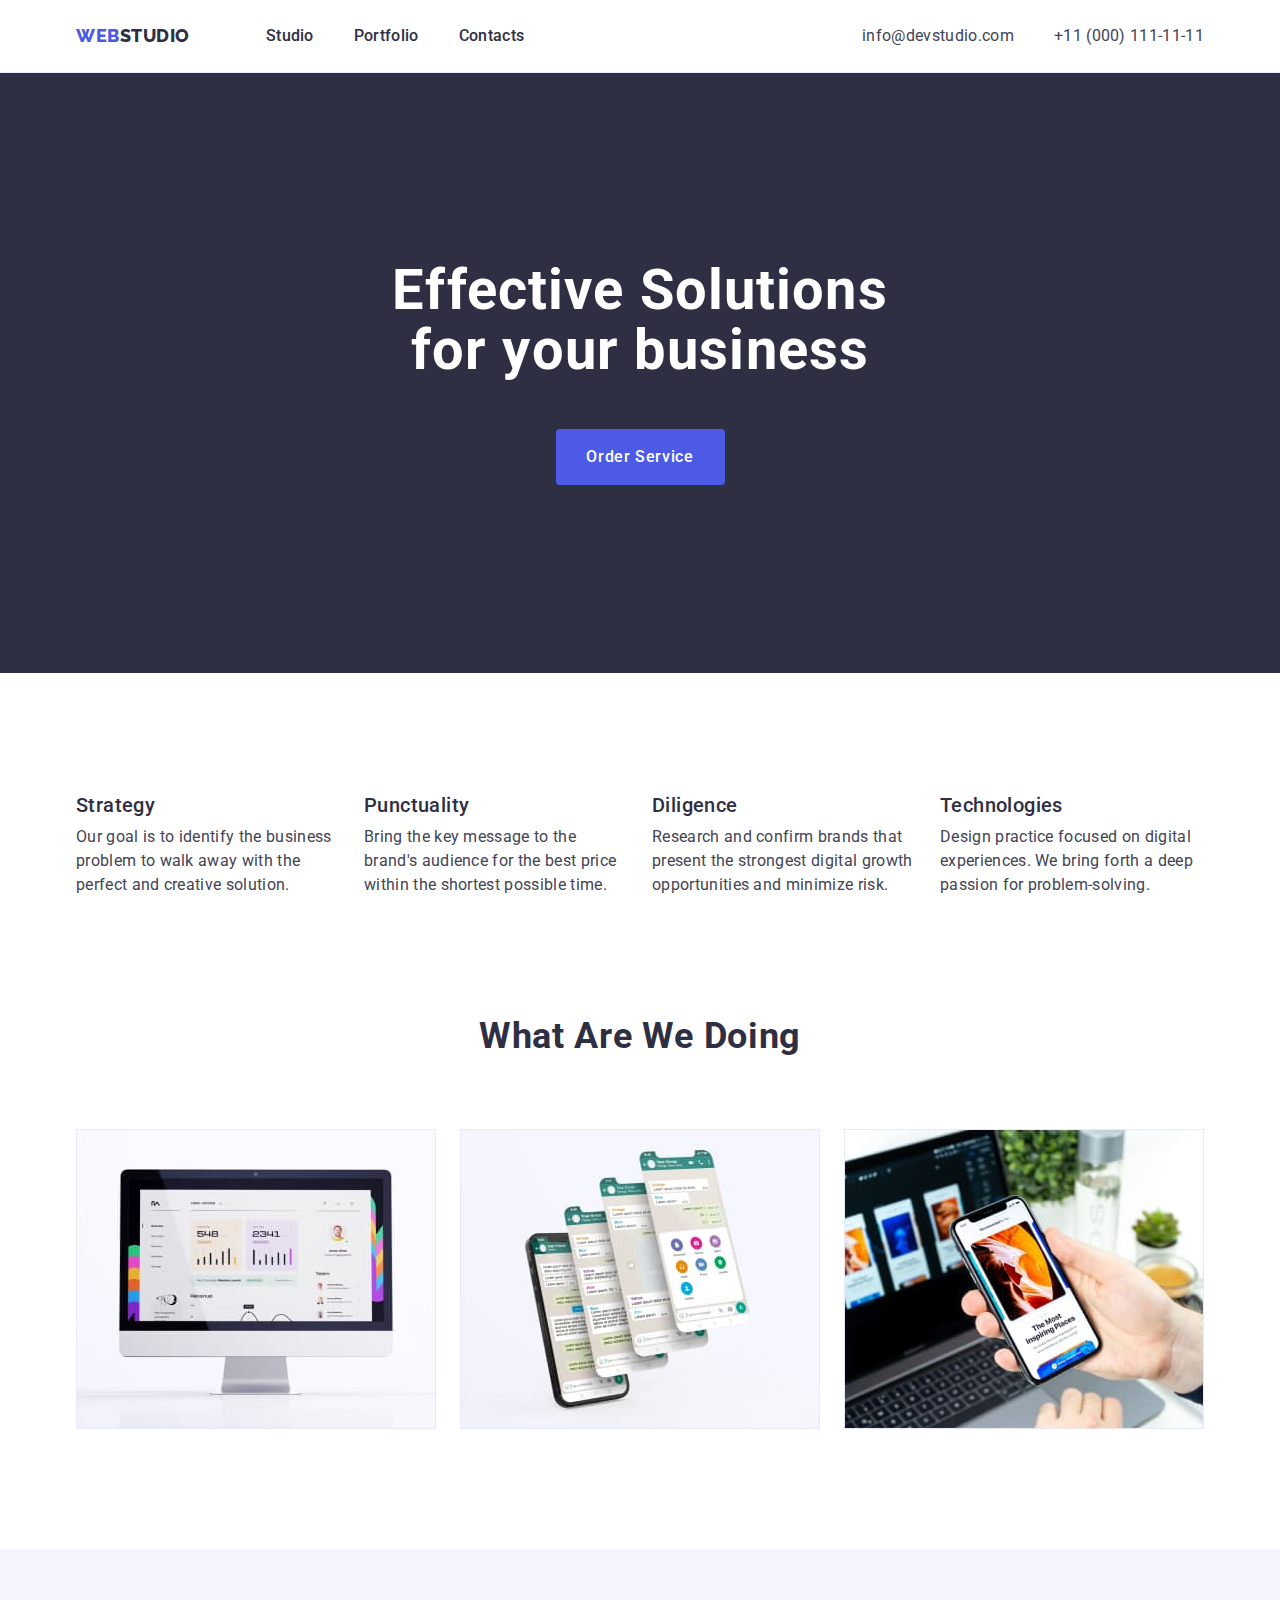
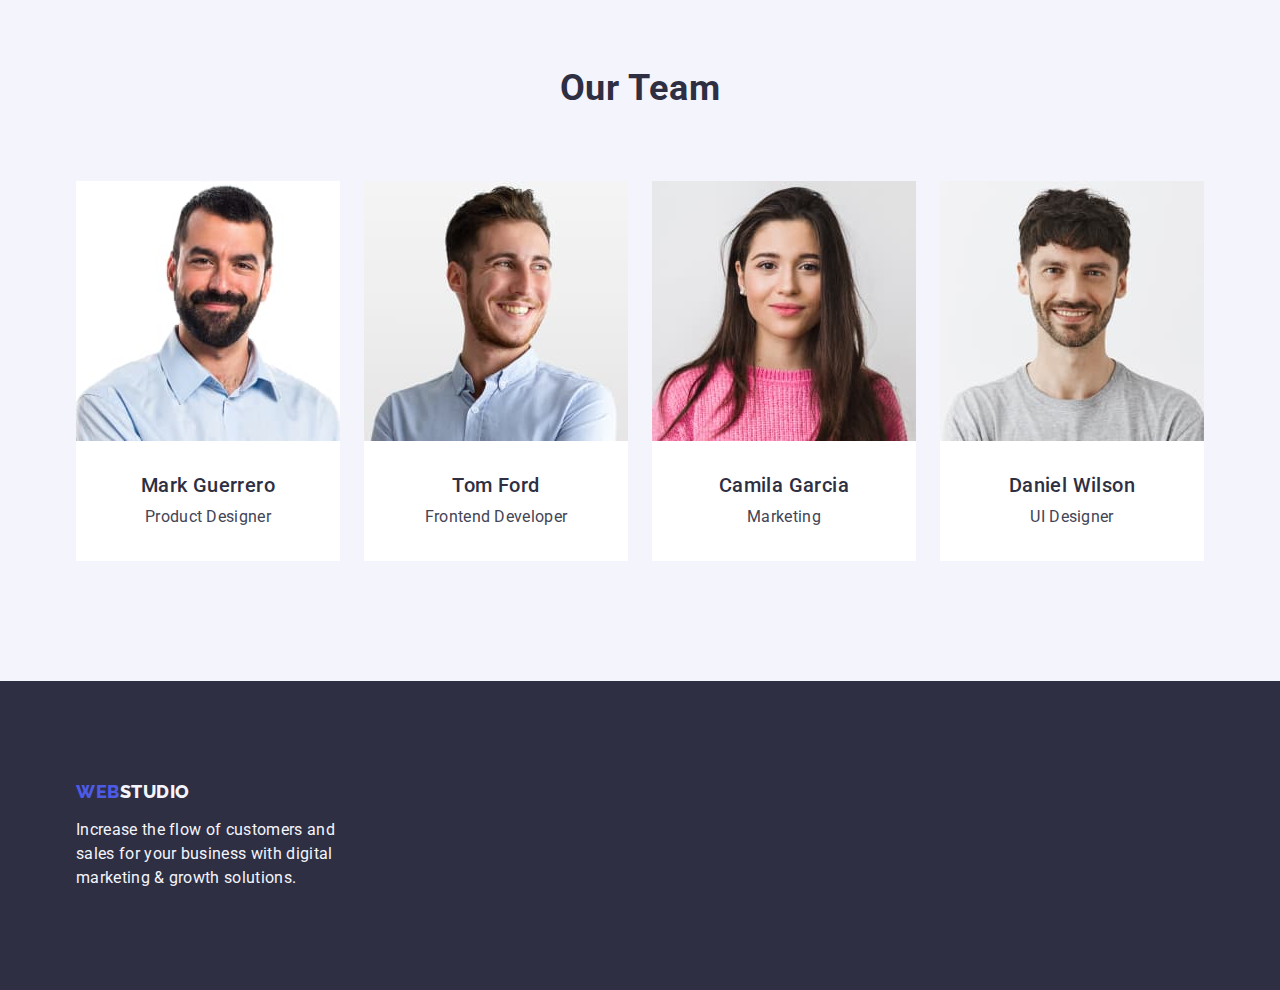
<file: index.html>
<!DOCTYPE html>
<html lang="en">
  <head>
    <meta charset="UTF-8" />
    <meta name="viewport" content="width=device-width, initial-scale=1.0" />
    <title>Document</title>
    <link
      rel="stylesheet"
      href="https://cdnjs.cloudflare.com/ajax/libs/modern-normalize/2.0.0/modern-normalize.min.css"
      integrity="sha512-4xo8blKMVCiXpTaLzQSLSw3KFOVPWhm/TRtuPVc4WG6kUgjH6J03IBuG7JZPkcWMxJ5huwaBpOpnwYElP/m6wg=="
      crossorigin="anonymous"
      referrerpolicy="no-referrer"
    />
    <link rel="stylesheet" href="css/styles.css" />
    <link rel="preconnect" href="https://fonts.googleapis.com" />
    <link rel="preconnect" href="https://fonts.gstatic.com" crossorigin />

    <link
      href="https://fonts.googleapis.com/css2?family=Raleway:wght@800&family=Roboto:wght@400;500;700;900&display=swap"
      rel="stylesheet"
    />
  </head>
  <body>
    <header class="header">
      <div class="container container-header">
        <nav class="logo-nav">
          <a href="./index.html" class="logo-link"
            >Web<span class="logo-part">Studio</span></a
          >

          <ul class="list">
            <li>
              <a class="page-description-link" href="./index.html">Studio</a>
            </li>
            <li>
              <a class="page-description-link" href="./portfolio.html"
                >Portfolio</a
              >
            </li>
            <li><a class="page-description-link" href="">Contacts</a></li>
          </ul>
        </nav>

        <address class="contact">
          <ul class="list">
            <li>
              <a
                href="mailto:info@devstudio.com"
                class="address-description link"
                >info@devstudio.com</a
              >
            </li>
            <li>
              <a href="tel:+110001111111" class="address-description link"
                >+11 (000) 111-11-11</a
              >
            </li>
          </ul>
        </address>
      </div>
    </header>

    <main>
      <section class="section main-title">
        <div class="container">
          <h1 class="main-text">Effective Solutions for your business</h1>
          <button class="hero-button" type="button">Order Service</button>
        </div>
      </section>

      <section class="section">
        <div class="container">
          <h2 class="visually-hidden">Goals</h2>
          <ul class="goals-list-list">
            <li class="goals-list-two">
              <h3 class="goals-title">Strategy</h3>
              <p class="goals-paragraph">
                Our goal is to identify the business problem to walk away with
                the perfect and creative solution.
              </p>
            </li>
            <li class="goals-list-two">
              <h3 class="goals-title">Punctuality</h3>
              <p class="goals-paragraph">
                Bring the key message to the brand's audience for the best price
                within the shortest possible time.
              </p>
            </li>
            <li class="goals-list-two">
              <h3 class="goals-title">Diligence</h3>
              <p class="goals-paragraph">
                Research and confirm brands that present the strongest digital
                growth opportunities and minimize risk.
              </p>
            </li>
            <li class="goals-list-two">
              <h3 class="goals-title">Technologies</h3>
              <p class="goals-paragraph">
                Design practice focused on digital experiences. We bring forth a
                deep passion for problem-solving.
              </p>
            </li>
          </ul>
        </div>
      </section>
      <section class="section-what-are-we-doing">
        <div class="container">
          <h2 class="what-are-we-doing-title">What are we doing</h2>
          <ul class="what-are-we-doing-list list">
            <li class="section-two-list">
              <img
                class="images"
                src="./images/img1(2).jpg"
                alt="imac"
                width="360"
                height="360"
              />
            </li>
            <li class="section-two-list">
              <img
                class="images"
                src="./images/img2(2).jpg"
                alt="phone"
                width="360"
                height="360"
              />
            </li>

            <li class="section-two-list">
              <img
                class="images"
                src="./images/img3(2).jpg"
                alt="picture"
                width="360"
                height="360"
              />
            </li>
          </ul>
        </div>
      </section>
      <section class="section our-team-background">
        <div class="container">
          <h2 class="our-team-title">Our Team</h2>
          <ul class="our-team-title-list list">
            <li class="our-team-box">
              <img
                class="images"
                src="./images/teamcard1(2).jpg"
                alt="man in a blue shirt"
                width="264"
                height="260"
              />
              <div class="our-team-names">
                <h3 class="our-team-name">Mark Guerrero</h3>
                <p class="our-team-paragraph">Product Designer</p>
              </div>
            </li>
            <li class="our-team-box">
              <img
                class="images"
                src="./images/tomford.jpg"
                alt="smiling man in a shirt"
                width="264"
                height="260"
              />
              <div class="our-team-names">
                <h3 class="our-team-name">Tom Ford</h3>
                <p class="our-team-paragraph">Frontend Developer</p>
              </div>
            </li>
            <li class="our-team-box">
              <img
                class="images"
                src="images/camilagarcia.jpg"
                alt="woman in a pink jumper"
                width="264"
                height="260"
              />
              <div class="our-team-names">
                <h3 class="our-team-name">Camila Garcia</h3>
                <p class="our-team-paragraph">Marketing</p>
              </div>
            </li>
            <li class="our-team-box">
              <img
                class="images"
                src="./images/danielwilson.jpg"
                alt="man in a nude shirt"
                width="264"
                height="260"
              />
              <div class="our-team-names">
                <h3 class="our-team-name">Daniel Wilson</h3>
                <p class="our-team-paragraph">UI Designer</p>
              </div>
            </li>
          </ul>
        </div>
      </section>
    </main>

    <footer class="footer">
      <div class="container">
        <a href="./index.html" class="logo-part-foot"
          >WEB<span class="logo-foot">Studio</span></a
        >
        <p class="footer-paragraph">
          Increase the flow of customers and <br />sales for your business with
          digital <br />
          marketing & growth solutions.
        </p>
      </div>
    </footer>
  </body>
</html>
</file>
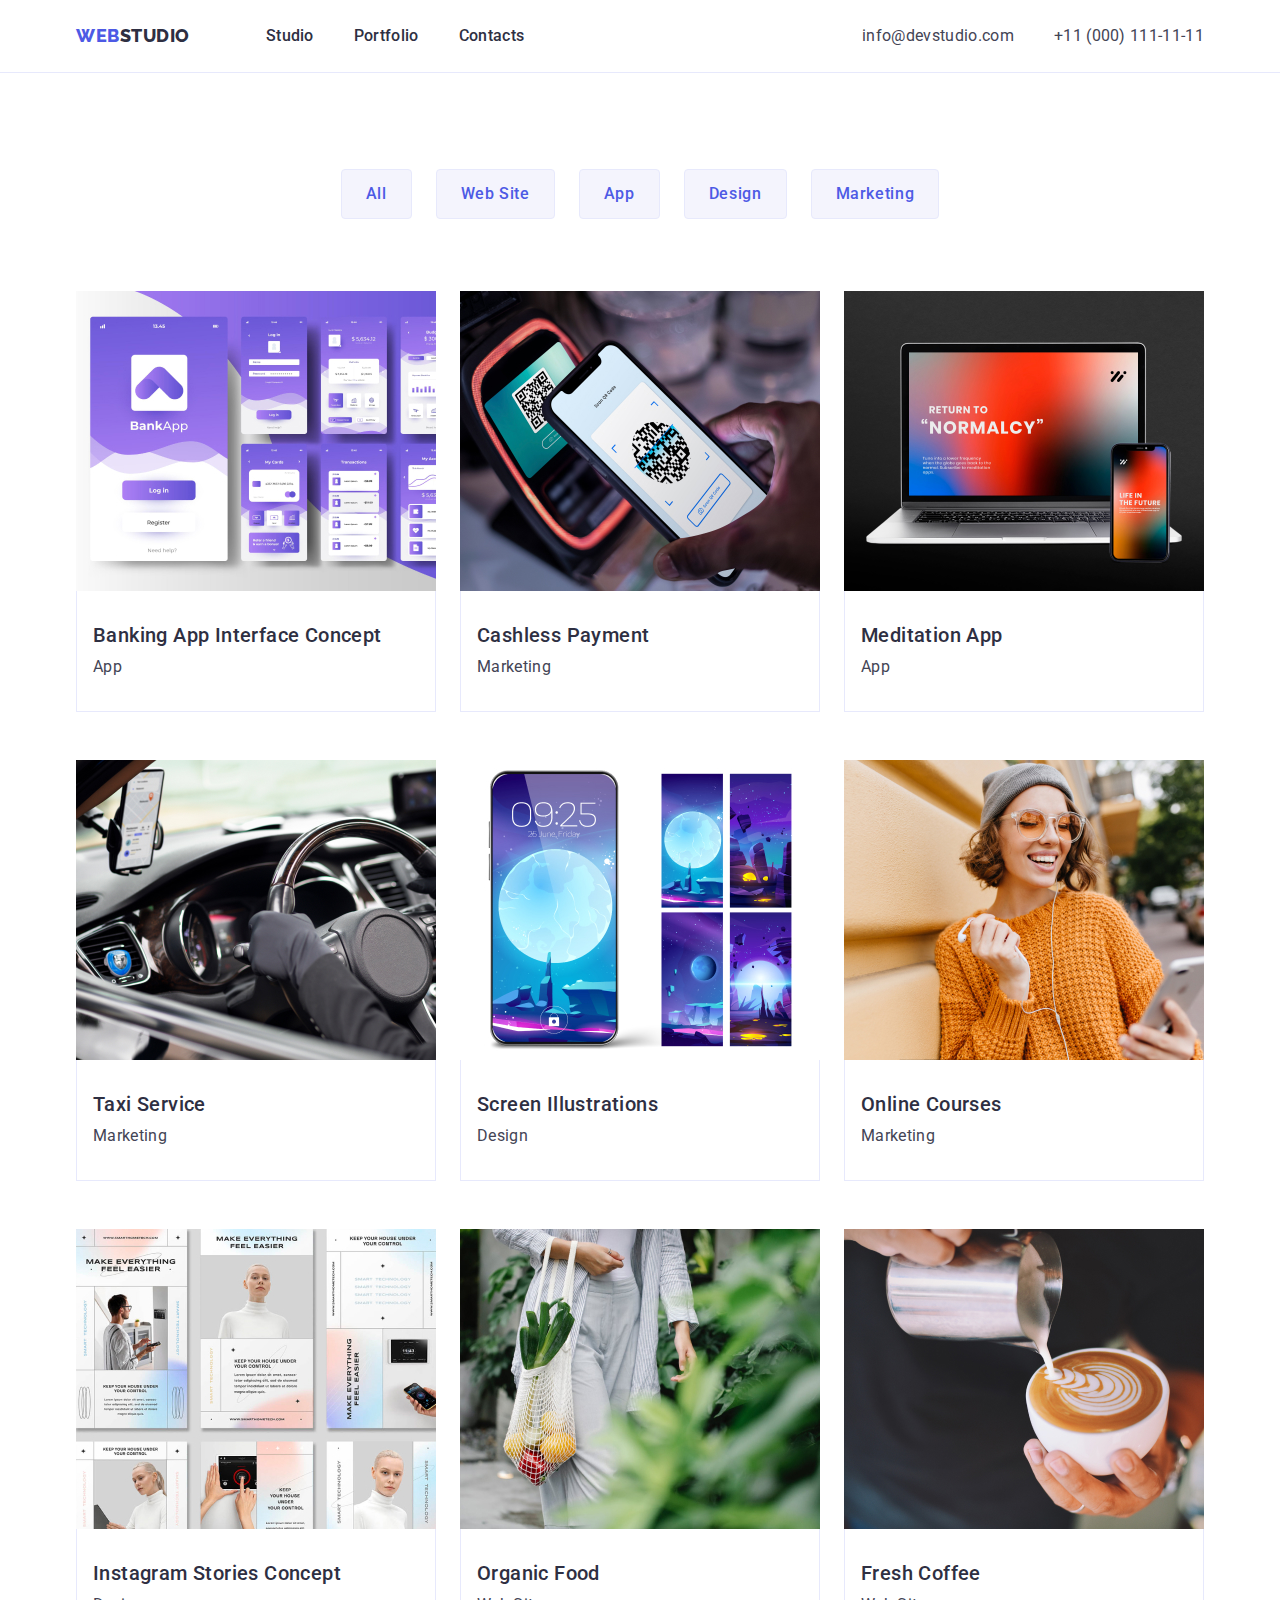
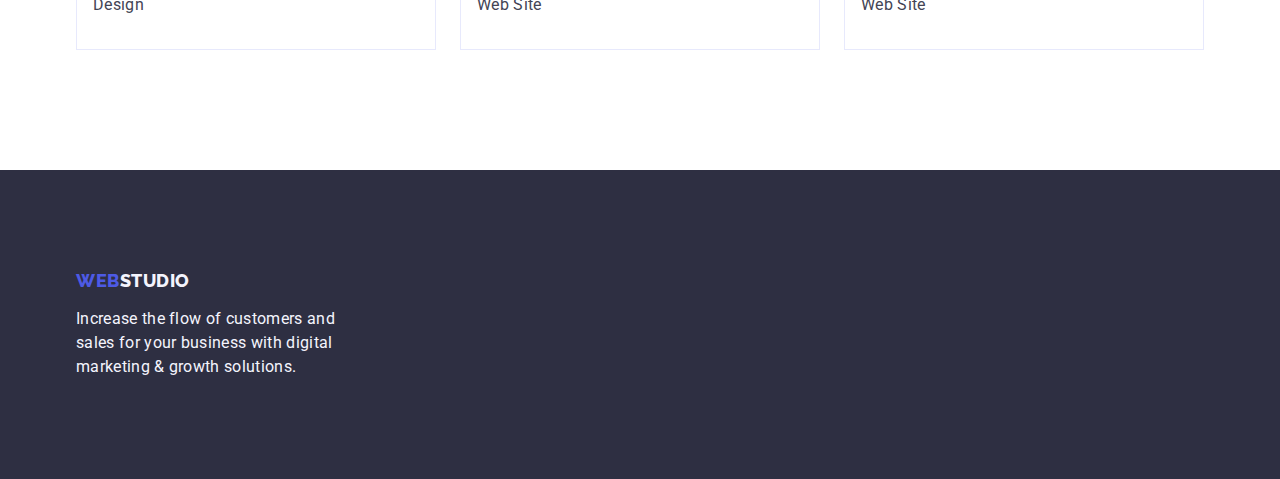
<file: portfolio.html>
<!DOCTYPE html>
<html lang="en">
  <head>
    <meta charset="UTF-8" />
    <meta name="viewport" content="width=device-width, initial-scale=1.0" />
    <link rel="preconnect" href="https://fonts.googleapis.com" />
    <link rel="preconnect" href="https://fonts.gstatic.com" crossorigin />
    <link
      rel="stylesheet"
      href="https://cdnjs.cloudflare.com/ajax/libs/modern-normalize/2.0.0/modern-normalize.min.css"
      integrity="sha512-4xo8blKMVCiXpTaLzQSLSw3KFOVPWhm/TRtuPVc4WG6kUgjH6J03IBuG7JZPkcWMxJ5huwaBpOpnwYElP/m6wg=="
      crossorigin="anonymous"
      referrerpolicy="no-referrer"
    />
    <link
      href="https://fonts.googleapis.com/css2?family=Raleway:wght@800&family=Roboto:wght@400;500;700;900&display=swap"
      rel="stylesheet"
    />
    <link rel="stylesheet" href="./css/styles.css" />
    <title>Document</title>
  </head>
  <body>
    <header class="header">
      <div class="container container-header">
        <nav class="logo-nav">
          <a href="./index.html" class="logo-link"
            >Web<span class="logo-part">Studio</span></a
          >

          <ul class="list">
            <li>
              <a class="page-description-link" href="./index.html">Studio</a>
            </li>
            <li>
              <a class="page-description-link" href="./portfolio.html"
                >Portfolio</a
              >
            </li>
            <li><a class="page-description-link" href="">Contacts</a></li>
          </ul>
        </nav>

        <address class="contact">
          <ul class="list">
            <li>
              <a
                href="mailto:info@devstudio.com"
                class="address-description link"
                >info@devstudio.com</a
              >
            </li>
            <li>
              <a href="tel:+110001111111" class="address-description link"
                >+11 (000) 111-11-11</a
              >
            </li>
          </ul>
        </address>
      </div>
    </header>
    <main>
      <section class="projects">
        <div class="container">
          <h1 class="visually-hidden">.</h1>
          <ul class="filter-list list">
            <li><button class="filter layout" type="button">All</button></li>
            <li>
              <button class="filter layout" type="button">Web Site</button>
            </li>
            <li><button class="filter layout" type="button">App</button></li>
            <li><button class="filter layout" type="button">Design</button></li>
            <li>
              <button class="filter layout" type="button">Marketing</button>
            </li>
          </ul>

          <ul class="projects-list">
            <li class="filter-photos-list">
              <a class="link">
                <img
                  class="images"
                  src="./images/bankapp.jpg"
                  alt="banking app interface concept"
                  width="360"
                  height="300"
                />
                <div class="service-box">
                  <h2 class="project-title">Banking App Interface Concept</h2>
                  <p class="project-paragraph">App</p>
                </div>
              </a>
            </li>

            <li class="filter-photos-list">
              <a href="" class="link">
                <img
                  class="images"
                  src="./images/cashlesspayment.jpg"
                  alt="qr code on iphone screen"
                  width="360"
                  height="300"
                />
                <div class="service-box">
                  <h2 class="project-title">Cashless Payment</h2>
                  <p class="project-paragraph">Marketing</p>
                </div>
              </a>
            </li>

            <li class="filter-photos-list">
              <a href="" class="link">
                <img
                  class="images"
                  src="./images/meditationapp.jpg"
                  alt="laptop and phone"
                  width="360"
                  height="300"
                />
                <div class="service-box">
                  <h2 class="project-title">Meditation App</h2>
                  <p class="project-paragraph">App</p>
                </div>
              </a>
            </li>
            <li class="filter-photos-list">
              <a href="" class="link">
                <img
                  class="images"
                  src="./images/taxiservice.jpg"
                  alt="steering wheel"
                  width="360"
                  height="300"
                />
                <div class="service-box">
                  <h2 class="project-title">Taxi Service</h2>
                  <p class="project-paragraph">Marketing</p>
                </div>
              </a>
            </li>

            <li class="filter-photos-list">
              <a href="" class="link">
                <img
                  class="images"
                  src="./images/screenillustrations.jpg"
                  alt="phones with moon backgrounds"
                  width="360"
                  height="300"
                />
                <div class="service-box">
                  <h2 class="project-title">Screen Illustrations</h2>
                  <p class="project-paragraph">Design</p>
                </div>
              </a>
            </li>
            <li class="filter-photos-list">
              <a href="" class="link">
                <img
                  class="images"
                  src="./images/onlinecourses.jpg"
                  alt="smiling woman wearing sunglasses"
                  width="360"
                  height="300"
                />
                <div class="service-box">
                  <h2 class="project-title">Online Courses</h2>
                  <p class="project-paragraph">Marketing</p>
                </div>
              </a>
            </li>
            <li class="filter-photos-list">
              <a href="" class="link">
                <img
                  class="images"
                  src="./images/instastories.jpg"
                  alt="instagram stories"
                  width="360"
                  height="300"
                />
                <div class="service-box">
                  <h2 class="project-title">Instagram Stories Concept</h2>
                  <p class="project-paragraph">Design</p>
                </div>
              </a>
            </li>
            <li class="filter-photos-list">
              <a href="" class="link">
                <img
                  class="images"
                  src="./images/organicfood.jpg"
                  alt="woman carrying a bag of vegetable"
                  width="360"
                  height="300"
                />
                <div class="service-box">
                  <h2 class="project-title">Organic Food</h2>
                  <p class="project-paragraph">Web Site</p>
                </div>
              </a>
            </li>
            <li class="filter-photos-list">
              <a href="" class="link">
                <img
                  class="images"
                  src="./images/freshcoffee.jpg"
                  alt="coffe art"
                  width="360"
                  height="300"
                />
                <div class="service-box">
                  <h2 class="project-title">Fresh Coffee</h2>
                  <p class="project-paragraph">Web Site</p>
                </div>
              </a>
            </li>
          </ul>
        </div>
      </section>
    </main>
    <footer class="footer">
      <div class="container">
        <a href="./index.html" class="logo-part-foot"
          >WEB<span class="logo-foot">Studio</span></a
        >
        <p class="footer-paragraph">
          Increase the flow of customers and <br />sales for your business with
          digital <br />
          marketing & growth solutions.
        </p>
      </div>
    </footer>
  </body>
</html>
</file>
<file: css/styles.css>
* {
  box-sizing: border-box;
  margin: 0;
  padding: 0;
}
body {
  font-family: "Roboto", sans-serif;
  color: #434455;
  background-color: var(--white);

  margin: 0 auto;
}

ul,
ol {
  list-style: none;
  margin: 0;
  padding-left: 0;
}

:root {
  --main-blue: #2196f3;
  --purple: #4d5ae5;
  --navy-blue: #2e2f42;
  --grey-paragraphs: #434455;
  --off-white: #f4f4fd;
  --white: #fff;
}
.section {
  padding: 120px 0;
}
/* Logo section */

.header {
  border-bottom: 1px solid #e7e9fc;
}
.container {
  width: 1158px;
  margin: 0 auto;
  padding-left: 15px;
  padding-right: 15px;
}
.container-header {
  display: flex;
  justify-content: space-between;
  align-items: center;
}

.logo-nav {
  display: flex;
  align-items: center;
}
.logo-link {
  font-family: "Raleway", sans-serif;
  color: #4d5ae5;
  font-size: 18px;
  font-weight: 800;
  line-height: 1.17em;
  letter-spacing: 0.54px;
  text-transform: uppercase;
  margin-right: 76px;
  text-decoration: none;
}

.logo-part {
  color: #2e2f42;
  font-family: "Raleway", sans-serif;
}
.logo {
  font-family: "Raleway", sans-serif;
  color: #4d5ae5;
  font-size: 18px;
  line-height: 1.17;
  font-weight: 800;
  letter-spacing: 0.03em;
  text-transform: uppercase;
}
.logo-part {
  font-family: "Raleway", sans-serif;
  font-size: 18px;
  font-weight: 800;
  line-height: 1.17em;
  letter-spacing: 0.54px;
  text-transform: uppercase;
  display: inline-block;
}
/* Page description */
.list {
  display: flex;
  gap: 40px;
}

.page-description-link {
  color: #2e2f42;
  font-size: 16px;
  line-height: 1.5;
  font-weight: 500;
  letter-spacing: 0.02em;
  letter-spacing: 0.32px;
  display: inline-block;
  padding: 24px 0;
  text-decoration: none;
}

.page-description:hover,
.page-description:focus {
  color: #404bbf;
}
/* Contacts */
.contact {
  font-style: normal;
  color: #757575;
  font-size: 14px;
  font-weight: 500;
  letter-spacing: 0.02em;
}
.address-description {
  color: #434455;
  font-size: 16px;
  font-weight: 400;
  line-height: 1.5;
  letter-spacing: 0.32px;
  text-decoration: none;
}
.link {
  padding: 24px 0 24px;
  text-decoration: none;
}
.address-description:hover,
.address-description:focus {
  color: #404bbf;
}
/* Main */
.main-title {
  padding: 188px 0;
  background-color: #2e2f42;
}
.main-text {
  color: #ffffff;
  font-weight: 700;
  font-size: 56px;
  line-height: 1.07em;
  text-align: center;
  letter-spacing: 1.12px;
  margin: 0 auto;
  max-width: 496px;
  padding-bottom: 48px;
}

.hero-button {
  font-family: "Roboto", sans-serif;
  color: #ffffff;
  background-color: #4d5ae5;
  font-size: 16px;
  font-weight: 500;
  line-height: 1.5em;
  letter-spacing: 0.04em;
  cursor: pointer;
  display: block;
  min-width: 169px;
  height: 56px;
  border-radius: 4px;
  border: none;
  margin: 0 auto;
}

.hero-button:hover,
.hero-button:focus {
  color: #ffffff;
  background-color: #404bbf;
}
.hero {
  background-color: #2e2f42;
  padding: 188px 0;
}
.hero-title {
  color: #fff;
  text-align: center;
  font-size: 56px;
  font-weight: 700px;
  line-height: 1.07;
  letter-spacing: 1.12px;
  max-width: 496px;
}
/* goals list */
h2 {
  color: #2e2f42;
}

.goals-list-list {
  list-style: none;
  display: flex;
  gap: 24px;
  justify-content: center;
  padding: 0;
}
.goals-list-two {
  flex-basis: calc((100% - 72px) / 4);
}

.goals-title {
  color: var(--navy-blue);
  font-size: 20px;
  font-weight: 500;
  line-height: 1.2;
  letter-spacing: 0.4px;
  margin-bottom: 8px;
}

.goals-paragraph {
  color: var(--grey-paragraphs);
  font-size: 16px;
  line-height: 1.5;
  letter-spacing: 0.02em;
}
/* What are we doing */
.section-what-are-we-doing {
  padding-bottom: 120px;
}
.what-are-we-doing-title {
  color: var(--navy-blue);
  font-size: 36px;
  font-weight: 700px;
  line-height: 1.11;
  letter-spacing: 0.02em;
  text-align: center;
  text-transform: capitalize;
  margin-bottom: 72px;
}
.what-are-we-doing-list {
  display: flex;
  gap: 24px;
}
.images {
  display: block;
  max-width: 100%;
  height: auto;
}
.section-two-list {
  width: calc((100% - 48px) / 3);
}
/* our team */
.our-team-title {
  color: var(--navy-blue);
  font-size: 36px;
  font-weight: 700px;
  line-height: 1.11;
  letter-spacing: 0.72px;
  text-align: center;
  text-transform: capitalize;
  margin-bottom: 72px;
}
.our-team-background {
  background-color: #f4f4fd;
  padding: 120px 0;
}
.our-team-title-list {
  display: flex;
  gap: 24px;
}
.our-team-names {
  padding: 32px 0;
  text-align: center;

  background-color: #ffffff;
}
.our-team-name {
  color: var(--navy-blue);
  font-size: 20px;
  font-weight: 500;
  line-height: 1.2;
  letter-spacing: 0.4px;

  margin-bottom: 8px;
}
.our-team-paragraph {
  color: var(--grey-paragraphs);
  font-size: 16px;
  line-height: 1.5;
  letter-spacing: 0.32px;
}
.our-team-box {
  width: calc((100% - 72px) / 4);

  border-radius: 0px 0px 4px 4px;
}
.our-team {
  background-color: #f4f4fd;
  padding: 0;
}
/* Footer */
.footer {
  background-color: #2e2f42;
  padding: 100px 0;
}
.logo-part-foot {
  color: var(--purple);
  font-family: "Raleway", sans-serif;
  font-size: 18px;
  font-weight: 800;
  line-height: 1.17;
  letter-spacing: 0.54px;
  text-transform: uppercase;
  text-decoration: none;
  display: inline-block;
  margin-bottom: 16px;
}

.logo-foot {
  color: var(--off-white);

  font-family: "Raleway", sans-serif;
  font-size: 18px;
  font-weight: 800;
  line-height: 1.17em;
  letter-spacing: 0.54px;
  text-transform: uppercase;
}
.footer-paragraph {
  color: var(--off-white);
  font-size: 16px;
  letter-spacing: 0.32px;
  font-weight: 400;
  line-height: 1.5em;
  max-width: 264px;
}

/*/PORTFOLIO/*/
.navigation {
  display: flex;
  align-items: center;
}

.filter-list {
  display: flex;
  justify-content: center;
  gap: 24px;
  margin-bottom: 72px;
}
.filter {
  color: #4d5ae5;
  font-size: 16px;
  font-weight: 500;
  line-height: 1.5;
  letter-spacing: 0.04em;
  background-color: #f4f4fd;
  font-family: "Roboto", sans-serif;
  cursor: pointer;
}
.layout {
  padding: 12px 24px;
  border-radius: 4px;
  border: 1px solid #e7e9fc;
}
.projects-list {
  display: flex;
  flex-wrap: wrap;
  column-gap: 24px;
  row-gap: 48px;
}
.filter-photos-list {
  width: calc((100% - 48px) / 3);
  text-decoration: none;
}

.filter:hover,
.filter:focus {
  color: var(--background-color);
  background-color: var(--active-links-color);
  border: 1px solid transparent;
}
.service-box {
  padding: 32px 16px;
  border: 1px solid #e7e9fc;
  border-top: none;
}
.project-title {
  color: #2e2f42;
  font-size: 20px;
  font-weight: 500;
  line-height: 1.2;
  letter-spacing: 0.02em;
  margin-bottom: 8px;
}
.project-paragraph {
  color: #434455;
  font-size: 16px;
  letter-spacing: 0.02em;
  font-weight: 400;
  line-height: 1.5em;
}
.projects {
  padding-top: 96px;
  padding-bottom: 120px;
}

.visually-hidden {
  position: absolute;
  width: 1px;
  height: 1px;
  margin: -1px;
  border: 0;
  padding: 0;
  white-space: nowrap;
  clip-path: inset(100%);
  clip: rect(0 0 0 0);
  overflow: hidden;
}
.pages {
  list-style: none;
  text-decoration: none;
}

.main-description {
  background: #2f303a;
  text-align: center;
  padding: 200px 0;
}
</file>
